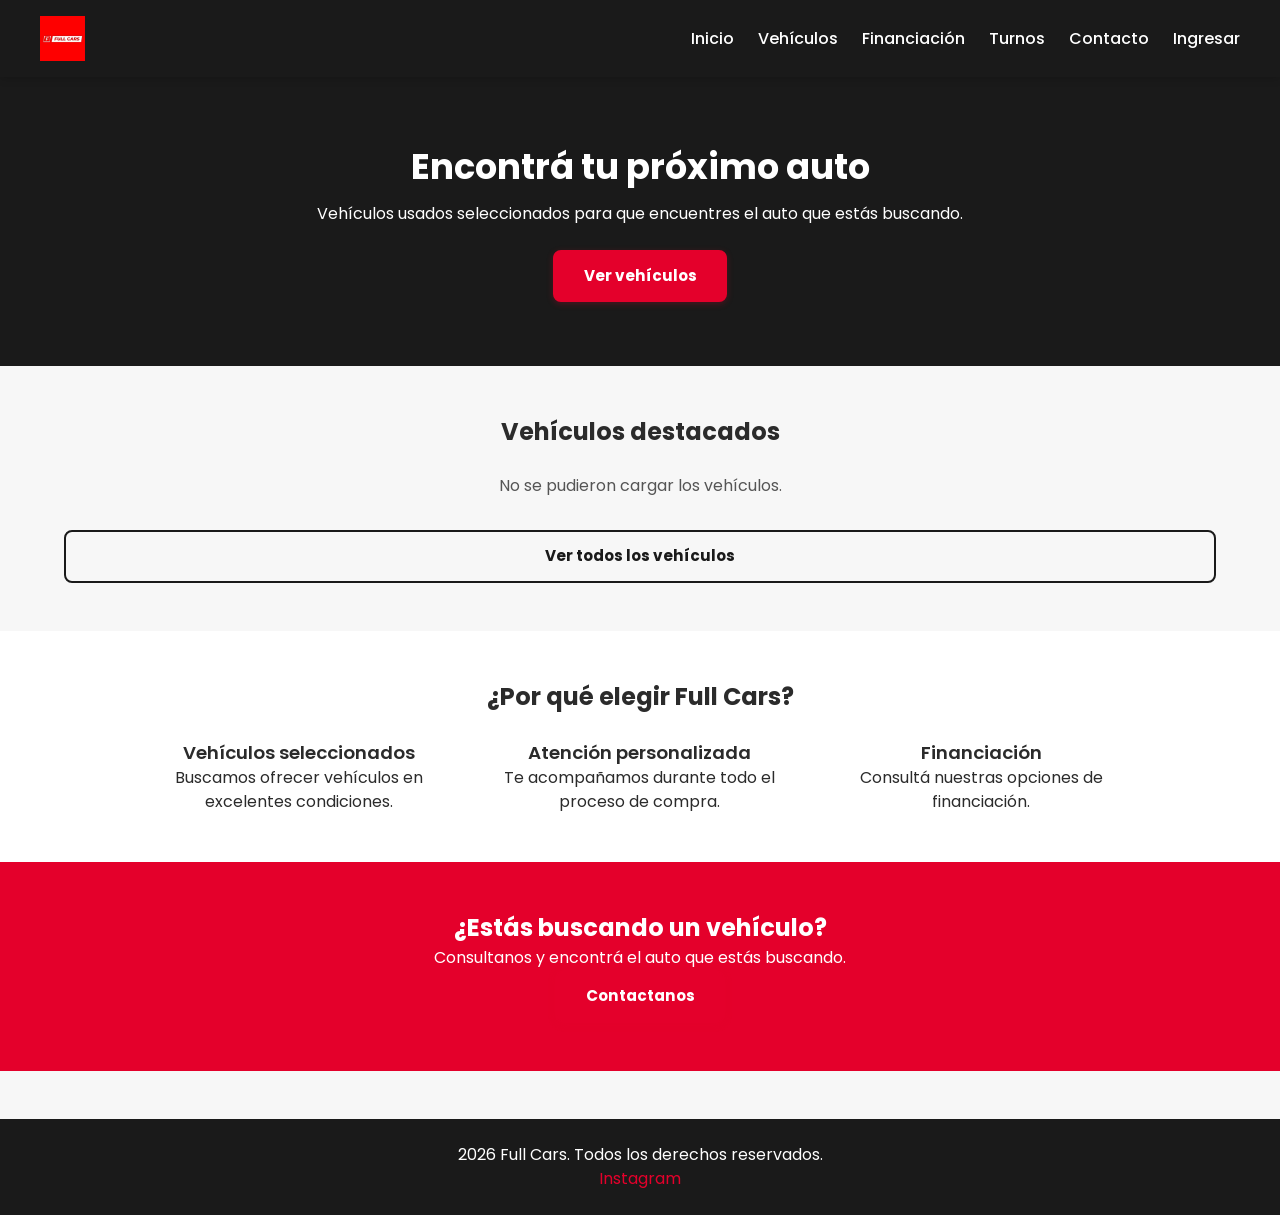
<file: index.html>
<!DOCTYPE html>
<html lang="es">

<head>
    <meta charset="UTF-8">
    <meta name="viewport" content="width=device-width, initial-scale=1.0">
    <title>Full Cars | Venta de vehículos</title>
    <link rel="stylesheet" href="css/style.css">
    <link rel="preconnect" href="https://fonts.googleapis.com">
    <link href="https://fonts.googleapis.com/css2?family=Poppins:wght@400;500;600;700&display=swap" rel="stylesheet">
</head>

<body class="pagina-inicio">

    <!-- NAVBAR -->
    <header>
        <nav>
            <a href="index.html">
                <img src="img/logo.jpg" alt="Full Cars">
            </a>

            <ul>
                <li><a href="index.html">Inicio</a></li>
                <li><a href="vehiculos.html">Vehículos</a></li>
                <li><a href="financiacion.html">Financiación</a></li>
                <li><a href="turnos.html">Turnos</a></li>
                <li><a href="contacto.html">Contacto</a></li>
                <li id="nav-sesion"><a href="login.html">Ingresar</a></li>
            </ul>
        </nav>
    </header>


    <!-- BANNER -->
    <main>

        <section class="banner">

            <div class="banner-content">

                <h1>Encontrá tu próximo auto</h1>

                <p>
                    Vehículos usados seleccionados para que encuentres
                    el auto que estás buscando.
                </p>

                <a href="vehiculos.html" class="btn">Ver vehículos</a>

            </div>

        </section>


        <!-- VEHÍCULOS DESTACADOS -->
        <section class="vehiculos-destacados">

            <h2>Vehículos destacados</h2>

            <!-- JavaScript (js/script.js) crea acá las vehiculo-card de los autos destacados -->
            <div class="vehiculos-container" id="lista-destacados"></div>

            <a href="vehiculos.html" class="btn btn-outline">Ver todos los vehículos</a>

        </section>


        <!-- POR QUÉ FULL CARS -->
        <section class="beneficios">

            <h2>¿Por qué elegir Full Cars?</h2>

            <div>

                <article>
                    <h3>Vehículos seleccionados</h3>
                    <p>
                        Buscamos ofrecer vehículos en excelentes condiciones.
                    </p>
                </article>

                <article>
                    <h3>Atención personalizada</h3>
                    <p>
                        Te acompañamos durante todo el proceso de compra.
                    </p>
                </article>

                <article>
                    <h3>Financiación</h3>
                    <p>
                        Consultá nuestras opciones de financiación.
                    </p>
                </article>

            </div>

        </section>


        <!-- CTA -->
        <section class="cta">

            <h2>¿Estás buscando un vehículo?</h2>

            <p>
                Consultanos y encontrá el auto que estás buscando.
            </p>

            <a href="contacto.html" class="btn">Contactanos</a>

        </section>

    </main>


    <!-- FOOTER -->
    <footer>

        <p>2026 Full Cars. Todos los derechos reservados.</p>

        <a href="https://www.instagram.com/fullcars.ok/" target="_blank">
            Instagram
        </a>

    </footer>

    <script src="js/script.js" defer></script>

    <script src="js/sesion.js" defer></script>

</body>

</html>
</file>
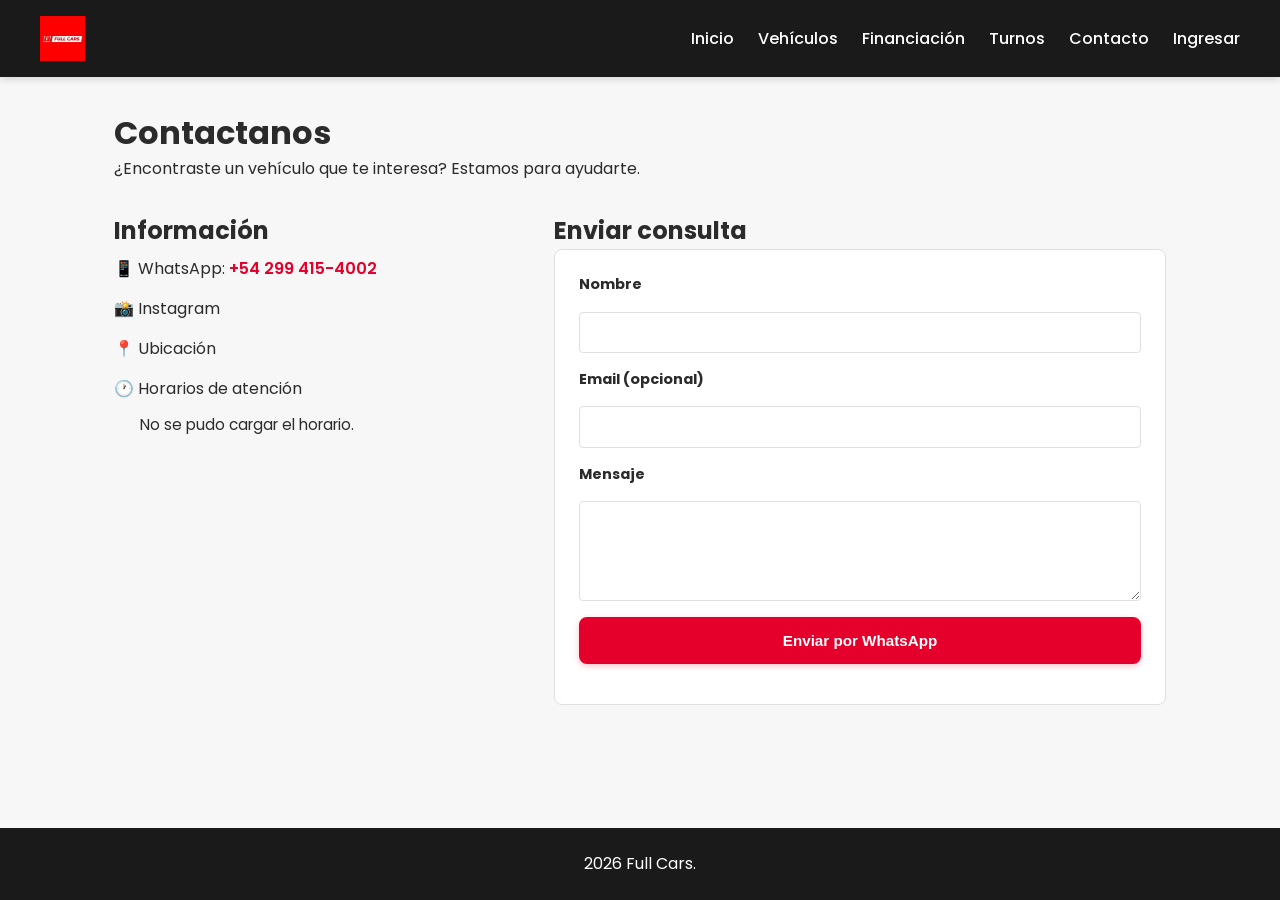
<file: contacto.html>
<!DOCTYPE html>
<html lang="es">

<head>

    <meta charset="UTF-8">
    <meta name="viewport" content="width=device-width, initial-scale=1.0">
    <title>Contacto | Full Cars</title>
    <link rel="stylesheet" href="css/style.css">
    <link rel="preconnect" href="https://fonts.googleapis.com">
    <link href="https://fonts.googleapis.com/css2?family=Poppins:wght@400;500;600;700&display=swap" rel="stylesheet">

</head>

<body class="pagina-contacto">

    <header>

        <nav>

            <a href="index.html">
                <img src="img/logo.jpg" alt="Full Cars">
            </a>
            <ul>
                <li><a href="index.html">Inicio</a></li>
                <li><a href="vehiculos.html">Vehículos</a></li>
                <li><a href="financiacion.html">Financiación</a></li>
                <li><a href="turnos.html">Turnos</a></li>
                <li><a href="contacto.html">Contacto</a></li>
                <li id="nav-sesion"><a href="login.html">Ingresar</a></li>
            </ul>
        </nav>

    </header>
    <main>

        <section class="contacto">

            <h1>Contactanos</h1>

            <p>
                ¿Encontraste un vehículo que te interesa?
                Estamos para ayudarte.
            </p>


            <div class="contacto-container">


                <!-- INFORMACIÓN -->
                <section>

                    <h2>Información</h2>

                    <p>
                        📱 WhatsApp:
                        <!-- wa.me necesita el número sin +, espacios ni guiones, y con 9 después del 54 -->
                        <a href="https://wa.me/5492994154002" target="_blank" rel="noopener" class="enlace-contacto">+54 299 415-4002</a>
                    </p>

                    <p>
                        📸 Instagram
                    </p>

                    <p>
                        📍 Ubicación
                    </p>

                    <p>
                        🕐 Horarios de atención
                    </p>

                    <!-- horario.js lo completa con el horario que carga el admin desde el panel -->
                    <ul class="lista-horario horario-contacto" id="horario-atencion">
                        <li>Cargando horario…</li>
                    </ul>

                </section>


                <!-- FORMULARIO -->
                <section>

                    <h2>Enviar consulta</h2>

                    <!-- contacto.js arma el mensaje y abre WhatsApp: no se guarda en la base -->
                    <form id="form-consulta">

                        <label for="nombre">
                            Nombre
                        </label>

                        <input type="text" id="nombre" name="nombre" required maxlength="100" autocomplete="name">


                        <label for="email">
                            Email (opcional)
                        </label>

                        <input type="email" id="email" name="email" maxlength="150" autocomplete="email">


                        <label for="mensaje">
                            Mensaje
                        </label>

                        <textarea id="mensaje" name="mensaje" required minlength="5" maxlength="2000"></textarea>

                        <button type="submit" class="btn">Enviar por WhatsApp</button>

                        <p class="mensaje" id="mensaje-consulta"></p>

                    </form>
                </section>
            </div>
        </section>
    </main>


    <footer>
        <p>2026 Full Cars.</p>
    </footer>

    <script src="js/sesion.js" defer></script>

    <script src="js/horario.js" defer></script>

    <!-- Va DESPUÉS de sesion.js porque usa su variable sesionUsuario -->
    <script src="js/contacto.js" defer></script>

</body>

</html>
</file>
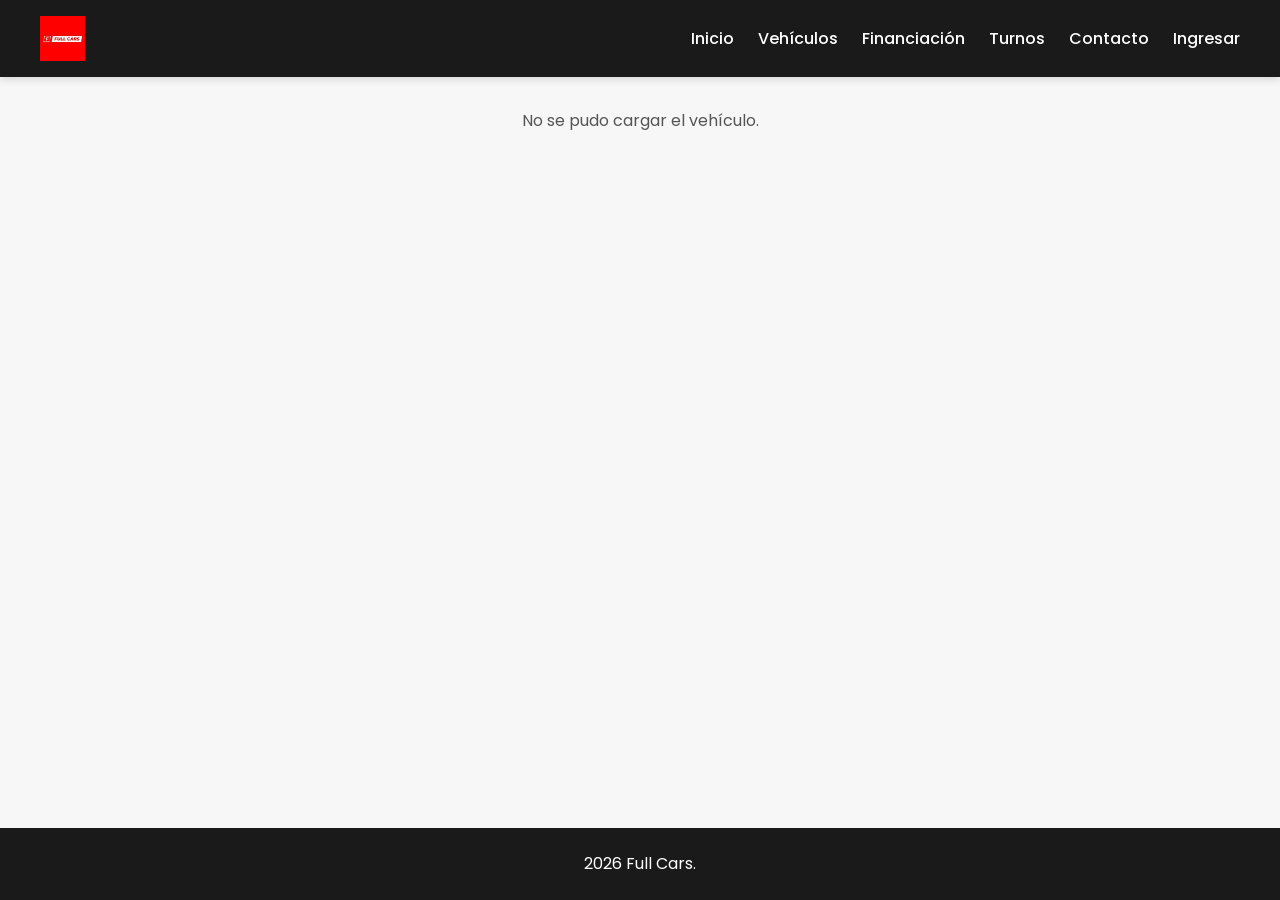
<file: detalles.html>
<!DOCTYPE html>
<html lang="es">

<head>
    <meta charset="UTF-8">
    <meta name="viewport" content="width=device-width, initial-scale=1.0">
    <title>Detalle del vehículo | Full Cars</title>
    <link rel="stylesheet" href="css/style.css">
    <link rel="preconnect" href="https://fonts.googleapis.com">
    <link href="https://fonts.googleapis.com/css2?family=Poppins:wght@400;500;600;700&display=swap" rel="stylesheet">

</head>

<body class="pagina-detalles">

    <!-- NAVBAR -->
    <header>

        <nav>
            <a href="index.html">
                <img src="img/logo.jpg" alt="Full Cars">
            </a>

            <ul>
                <li><a href="index.html">Inicio</a></li>
                <li><a href="vehiculos.html">Vehículos</a></li>
                <li><a href="financiacion.html">Financiación</a></li>
                <li><a href="turnos.html">Turnos</a></li>
                <li><a href="contacto.html">Contacto</a></li>
                <li id="nav-sesion"><a href="login.html">Ingresar</a></li>
            </ul>

        </nav>

    </header>
    <main>

        <!-- JavaScript (js/script.js) completa los elementos con id según el ?id= de la URL -->
        <section class="detalle-vehiculo" id="detalle-vehiculo">


            <!-- GALERÍA -->
            <section class="galeria">
                <img id="det-imagen" src="img/autoejemplo.jpg" alt="">

                <div class="miniaturas">
                    <img src="img/autoejemplo.jpg" alt="">
                    <img src="img/autoejemplo.jpg" alt="">
                    <img src="img/autoejemplo.jpg" alt="">

                </div>
            </section>


            <!-- INFORMACIÓN -->
            <section class="informacion-vehiculo">

                <span class="marca" id="det-marca"></span>

                <h1 id="det-modelo">Cargando vehículo…</h1>

                <h2 id="det-precio"></h2>


                <!-- CARACTERÍSTICAS -->
                <div class="caracteristicas">

                    <div>
                        <span>Año</span>
                        <strong id="det-anio">—</strong>
                    </div>

                    <div>
                        <span>Kilometraje</span>
                        <strong id="det-kilometraje">—</strong>
                    </div>

                    <div>
                        <span>Motor</span>
                        <strong id="det-motor">—</strong>
                    </div>

                    <div>
                        <span>Combustible</span>
                        <strong id="det-combustible">—</strong>
                    </div>

                    <div>
                        <span>Transmisión</span>
                        <strong id="det-transmision">—</strong>
                    </div>

                </div>


                <!-- DESCRIPCIÓN -->
                <div class="descripcion">

                    <h2>Descripción</h2>

                    <p id="det-descripcion"></p>

                </div>


                <!-- EQUIPAMIENTO (se oculta si el auto no tiene cargado ninguno) -->
                <div class="equipamiento" id="det-equipamiento-box">

                    <h2>Equipamiento</h2>

                    <ul id="det-equipamiento"></ul>

                </div>


                <!-- CONTACTO -->
                <div class="contactar">

                    <!-- script.js arma el enlace con el número y el nombre del auto -->
                    <a href="#" class="btn" id="det-whatsapp" target="_blank" rel="noopener">Consultar por WhatsApp</a>

                    <!-- script.js le agrega ?vehiculo=ID para que el auto quede elegido -->
                    <a href="turnos.html" class="btn btn-outline" id="det-turno">Sacar turno para verlo</a>

                    <a href="contacto.html" class="btn btn-outline">Contactar con Full Cars</a>

                </div>
            </section>
        </section>
    </main>

    <footer>

        <p>2026 Full Cars.</p>

    </footer>

    <script src="js/script.js" defer></script>

    <script src="js/sesion.js" defer></script>

</body>

</html>
</file>
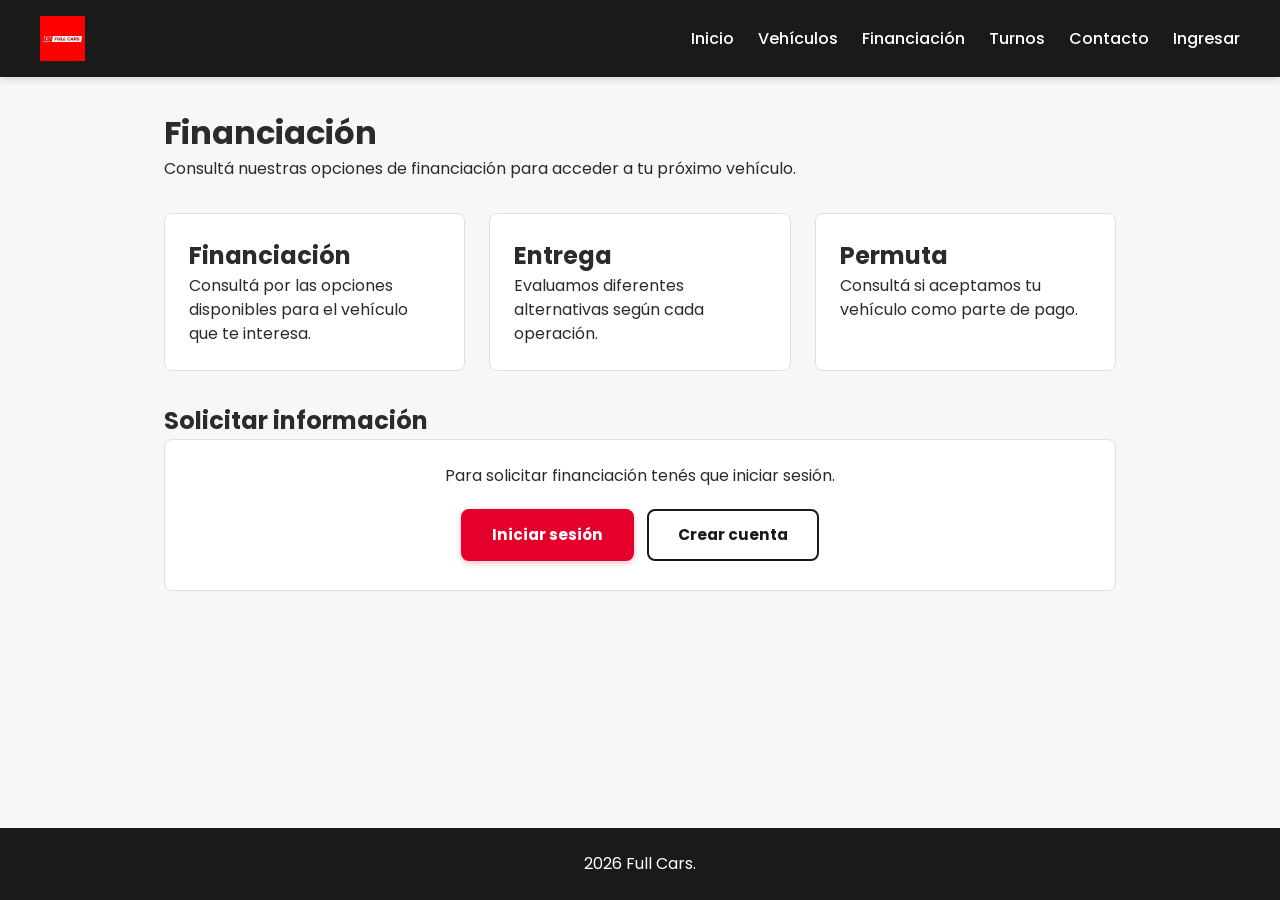
<file: financiacion.html>
<!DOCTYPE html>
<html lang="es">

<head>

    <meta charset="UTF-8">
    <meta name="viewport" content="width=device-width, initial-scale=1.0">
    <title>Financiación | Full Cars</title>
    <link rel="stylesheet" href="css/style.css">
    <link rel="preconnect" href="https://fonts.googleapis.com">
    <link href="https://fonts.googleapis.com/css2?family=Poppins:wght@400;500;600;700&display=swap" rel="stylesheet">

</head>

<body class="pagina-financiacion">
    <header>

        <nav>
            <a href="index.html">
                <img src="img/logo.jpg" alt="Full Cars">
            </a>
            <ul>
                <li><a href="index.html">Inicio</a></li>
                <li><a href="vehiculos.html">Vehículos</a></li>
                <li><a href="financiacion.html">Financiación</a></li>
                <li><a href="turnos.html">Turnos</a></li>
                <li><a href="contacto.html">Contacto</a></li>
                <li id="nav-sesion"><a href="login.html">Ingresar</a></li>
            </ul>
        </nav>

    </header>


    <main>

        <section class="financiacion">

            <h1>Financiación</h1>

            <p>
                Consultá nuestras opciones de financiación
                para acceder a tu próximo vehículo.
            </p>


            <div class="financiacion-opciones">

                <article>

                    <h2>Financiación</h2>

                    <p>
                        Consultá por las opciones disponibles
                        para el vehículo que te interesa.
                    </p>

                </article>


                <article>

                    <h2>Entrega</h2>

                    <p>
                        Evaluamos diferentes alternativas
                        según cada operación.
                    </p>

                </article>


                <article>

                    <h2>Permuta</h2>

                    <p>
                        Consultá si aceptamos tu vehículo
                        como parte de pago.
                    </p>

                </article>

            </div>


            <section class="formulario-financiacion">

                <h2>Solicitar información</h2>

                <!-- financiacion.js muestra el aviso (visitante) o el formulario (con sesión) -->
                <div class="aviso-sesion" id="aviso-sesion" hidden>
                    <p>Para solicitar financiación tenés que iniciar sesión.</p>
                    <a href="login.html?volver=financiacion.html" class="btn">Iniciar sesión</a>
                    <a href="registro.html?volver=financiacion.html" class="btn btn-outline">Crear cuenta</a>
                </div>

                <form id="form-financiacion" hidden>

                    <label for="nombre">
                        Nombre completo
                    </label>

                    <input type="text" id="nombre" name="nombre" required maxlength="100" autocomplete="name">


                    <label for="telefono">
                        Teléfono
                    </label>

                    <input type="tel" id="telefono" name="telefono" required maxlength="30" autocomplete="tel">


                    <label for="vehiculo">
                        Vehículo de interés
                    </label>

                    <!-- Las opciones las agrega financiacion.js con los autos publicados -->
                    <select id="vehiculo" name="vehiculo_id">
                        <option value="">Todavía no sé / ninguno en particular</option>
                    </select>


                    <label for="mensaje">
                        Mensaje
                    </label>

                    <textarea id="mensaje" name="mensaje" maxlength="1000"></textarea>


                    <button type="submit" class="btn">Solicitar información</button>

                    <p class="mensaje" id="mensaje-financiacion"></p>

                </form>
            </section>
        </section>
    </main>

    <footer>
        <p>2026 Full Cars.</p>
    </footer>

    <script src="js/sesion.js" defer></script>

    <!-- Va DESPUÉS de sesion.js porque usa su variable sesionUsuario -->
    <script src="js/financiacion.js" defer></script>

</body>

</html>
</file>
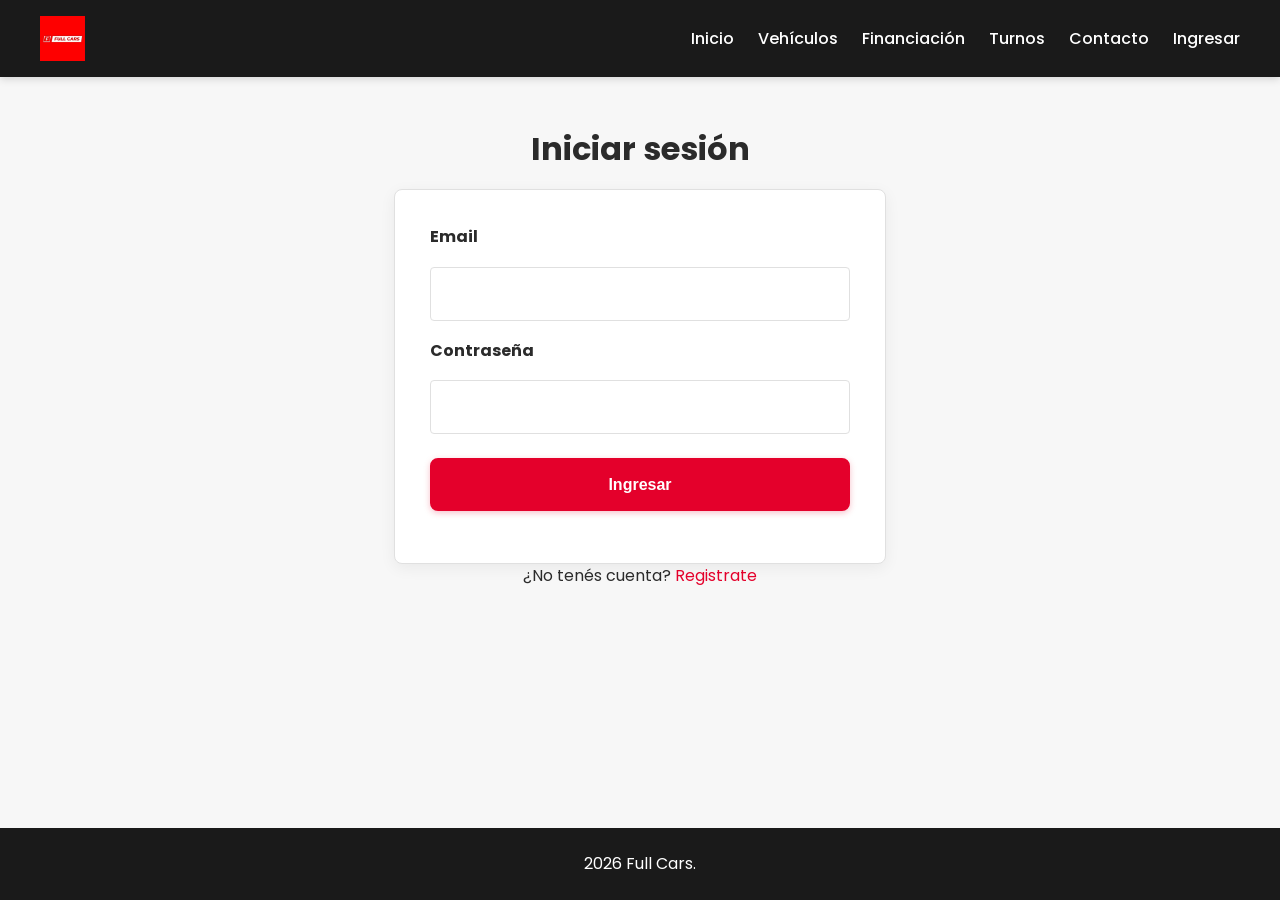
<file: login.html>
<!DOCTYPE html>
<html lang="es">

<head>
    <meta charset="UTF-8">
    <meta name="viewport" content="width=device-width, initial-scale=1.0">
    <title>Iniciar sesión | Full Cars</title>
    <link rel="stylesheet" href="css/style.css">
    <link rel="preconnect" href="https://fonts.googleapis.com">
    <link href="https://fonts.googleapis.com/css2?family=Poppins:wght@400;500;600;700&display=swap" rel="stylesheet">
</head>

<body>

    <!-- NAVBAR -->
    <header>
        <nav>
            <a href="index.html">
                <img src="img/logo.jpg" alt="Full Cars">
            </a>

            <ul>
                <li><a href="index.html">Inicio</a></li>
                <li><a href="vehiculos.html">Vehículos</a></li>
                <li><a href="financiacion.html">Financiación</a></li>
                <li><a href="turnos.html">Turnos</a></li>
                <li><a href="contacto.html">Contacto</a></li>
                <li id="nav-sesion"><a href="login.html">Ingresar</a></li>
            </ul>
        </nav>
    </header>

    <main class="acceso">

        <h1>Iniciar sesión</h1>

        <form id="form-login">

            <label for="email">Email</label>
            <input type="email" id="email" name="email" required autocomplete="email">

            <label for="password">Contraseña</label>
            <input type="password" id="password" name="password" required autocomplete="current-password">

            <button type="submit" class="btn">Ingresar</button>

            <p class="mensaje" id="mensaje"></p>

        </form>

        <p>¿No tenés cuenta? <a href="registro.html">Registrate</a></p>

    </main>

    <footer>
        <p>2026 Full Cars.</p>
    </footer>

    <script src="js/login.js" defer></script>

    <script src="js/sesion.js" defer></script>

</body>

</html>
</file>
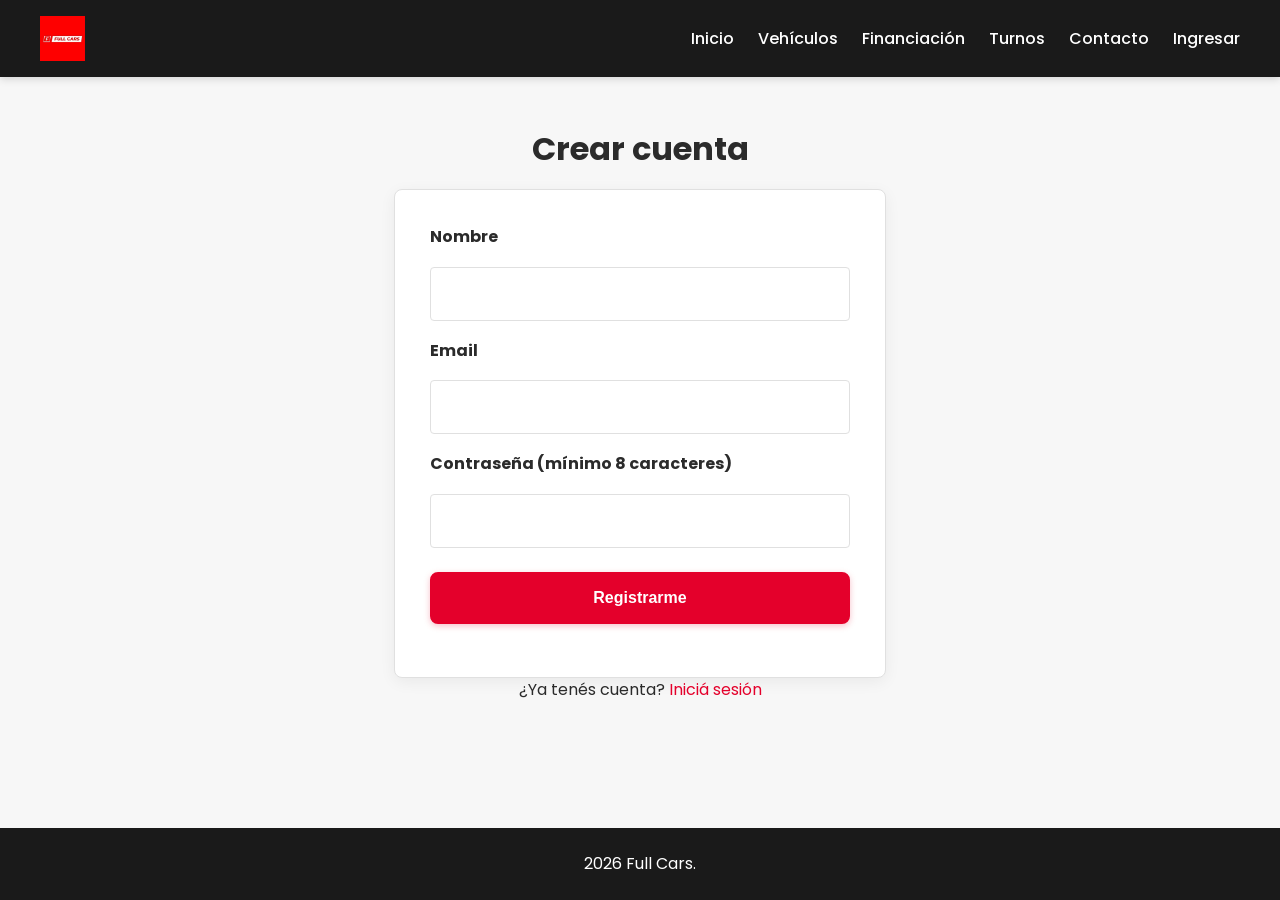
<file: registro.html>
<!DOCTYPE html>
<html lang="es">

<head>
    <meta charset="UTF-8">
    <meta name="viewport" content="width=device-width, initial-scale=1.0">
    <title>Crear cuenta | Full Cars</title>
    <link rel="stylesheet" href="css/style.css">
    <link rel="preconnect" href="https://fonts.googleapis.com">
    <link href="https://fonts.googleapis.com/css2?family=Poppins:wght@400;500;600;700&display=swap" rel="stylesheet">
</head>

<body>

    <!-- NAVBAR -->
    <header>
        <nav>
            <a href="index.html">
                <img src="img/logo.jpg" alt="Full Cars">
            </a>

            <ul>
                <li><a href="index.html">Inicio</a></li>
                <li><a href="vehiculos.html">Vehículos</a></li>
                <li><a href="financiacion.html">Financiación</a></li>
                <li><a href="turnos.html">Turnos</a></li>
                <li><a href="contacto.html">Contacto</a></li>
                <li id="nav-sesion"><a href="login.html">Ingresar</a></li>
            </ul>
        </nav>
    </header>

    <main class="acceso">

        <h1>Crear cuenta</h1>

        <form id="form-registro">

            <label for="nombre">Nombre</label>
            <input type="text" id="nombre" name="nombre" required autocomplete="name">

            <label for="email">Email</label>
            <input type="email" id="email" name="email" required autocomplete="email">

            <label for="password">Contraseña (mínimo 8 caracteres)</label>
            <input type="password" id="password" name="password" required minlength="8" autocomplete="new-password">

            <button type="submit" class="btn">Registrarme</button>

            <p class="mensaje" id="mensaje"></p>

        </form>

        <p>¿Ya tenés cuenta? <a href="login.html">Iniciá sesión</a></p>

    </main>

    <footer>
        <p>2026 Full Cars.</p>
    </footer>

    <script src="js/registro.js" defer></script>

    <script src="js/sesion.js" defer></script>

</body>

</html>
</file>
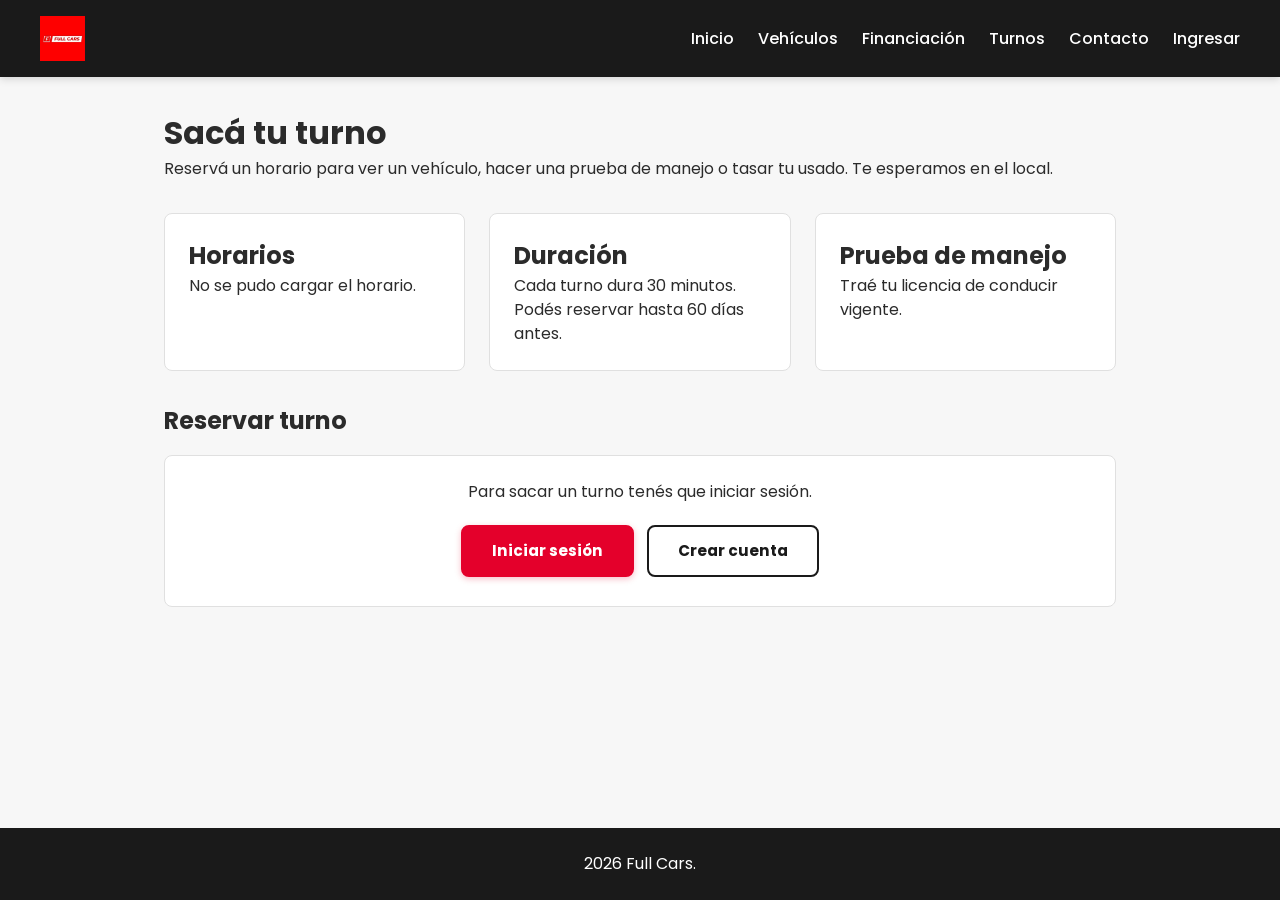
<file: turnos.html>
<!DOCTYPE html>
<html lang="es">

<head>
    <meta charset="UTF-8">
    <meta name="viewport" content="width=device-width, initial-scale=1.0">
    <title>Turnos | Full Cars</title>
    <link rel="stylesheet" href="css/style.css">
    <link rel="preconnect" href="https://fonts.googleapis.com">
    <link href="https://fonts.googleapis.com/css2?family=Poppins:wght@400;500;600;700&display=swap" rel="stylesheet">
</head>

<body class="pagina-turnos">

    <!-- NAVBAR -->
    <header>
        <nav>
            <a href="index.html">
                <img src="img/logo.jpg" alt="Full Cars">
            </a>

            <ul>
                <li><a href="index.html">Inicio</a></li>
                <li><a href="vehiculos.html">Vehículos</a></li>
                <li><a href="financiacion.html">Financiación</a></li>
                <li><a href="turnos.html">Turnos</a></li>
                <li><a href="contacto.html">Contacto</a></li>
                <li id="nav-sesion"><a href="login.html">Ingresar</a></li>
            </ul>
        </nav>
    </header>

    <main>

        <section class="turnos">

            <h1>Sacá tu turno</h1>

            <p>
                Reservá un horario para ver un vehículo, hacer una prueba de manejo
                o tasar tu usado. Te esperamos en el local.
            </p>

            <!-- INFORMACIÓN (pública) -->
            <div class="financiacion-opciones">

                <article>
                    <h2>Horarios</h2>
                    <!-- horario.js lo completa con el horario que carga el admin -->
                    <ul class="lista-horario" id="horario-atencion">
                        <li>Cargando horario…</li>
                    </ul>
                </article>

                <article>
                    <h2>Duración</h2>
                    <p>Cada turno dura 30 minutos. Podés reservar hasta 60 días antes.</p>
                </article>

                <article>
                    <h2>Prueba de manejo</h2>
                    <p>Traé tu licencia de conducir vigente.</p>
                </article>

            </div>

            <!-- RESERVA (pide sesión) -->
            <section class="formulario-financiacion">

                <h2>Reservar turno</h2>

                <!-- turnos.js muestra el aviso (visitante) o el formulario (con sesión) -->
                <div class="aviso-sesion" id="aviso-sesion" hidden>
                    <p>Para sacar un turno tenés que iniciar sesión.</p>
                    <a href="login.html?volver=turnos.html" class="btn" id="aviso-login">Iniciar sesión</a>
                    <a href="registro.html?volver=turnos.html" class="btn btn-outline" id="aviso-registro">Crear cuenta</a>
                </div>

                <form id="form-turno" class="form-grid" hidden>

                    <div class="campo">
                        <label for="motivo">Motivo *</label>
                        <select id="motivo" name="motivo" required>
                            <option value="Ver un vehículo">Ver un vehículo</option>
                            <option value="Prueba de manejo">Prueba de manejo</option>
                            <option value="Tasación de mi usado">Tasación de mi usado</option>
                            <option value="Consulta general">Consulta general</option>
                        </select>
                    </div>

                    <div class="campo">
                        <label for="vehiculo_id">Vehículo de interés</label>
                        <!-- Las opciones las agrega turnos.js con los autos de la base -->
                        <select id="vehiculo_id" name="vehiculo_id">
                            <option value="">Ninguno en particular</option>
                        </select>
                    </div>

                    <div class="campo">
                        <label for="fecha">Fecha *</label>
                        <input type="date" id="fecha" name="fecha" required>
                    </div>

                    <div class="campo">
                        <label for="hora">Horario *</label>
                        <!-- Se completa al elegir la fecha, solo con los horarios libres -->
                        <select id="hora" name="hora" required disabled>
                            <option value="">Primero elegí una fecha</option>
                        </select>
                    </div>

                    <div class="campo">
                        <label for="telefono">Teléfono *</label>
                        <input type="tel" id="telefono" name="telefono" required maxlength="30" autocomplete="tel">
                    </div>

                    <div class="campo campo-ancho">
                        <label for="comentario">Comentario</label>
                        <textarea id="comentario" name="comentario" maxlength="500"></textarea>
                    </div>

                    <div class="campo-ancho">
                        <button type="submit" class="btn">Reservar turno</button>
                        <p class="mensaje" id="mensaje-turno"></p>
                    </div>

                </form>
            </section>

            <!-- MIS TURNOS (solo con sesión) -->
            <section class="formulario-financiacion" id="mis-turnos" hidden>
                <h2>Tus próximos turnos</h2>
                <ul class="lista-turnos" id="lista-mis-turnos"></ul>
                <p class="mensaje" id="mensaje-mis-turnos"></p>
            </section>

        </section>
    </main>

    <footer>
        <p>2026 Full Cars.</p>
    </footer>

    <script src="js/sesion.js" defer></script>

    <script src="js/horario.js" defer></script>

    <!-- Va DESPUÉS de sesion.js porque usa su variable sesionUsuario -->
    <script src="js/turnos.js" defer></script>

</body>

</html>
</file>
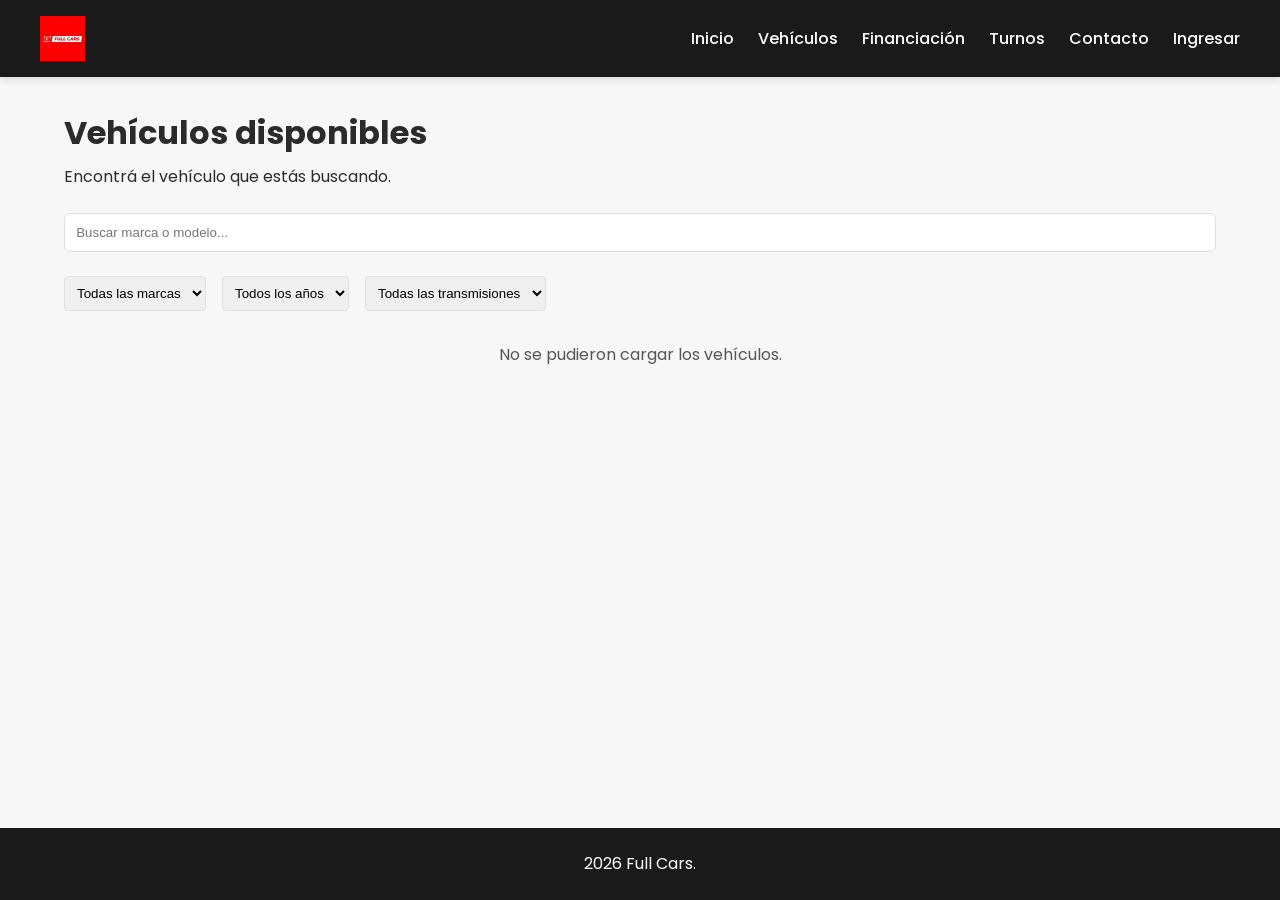
<file: vehiculos.html>
<!DOCTYPE html>
<html lang="es">

<head>

    <meta charset="UTF-8">
    <meta name="viewport" content="width=device-width, initial-scale=1.0">
    <title>Vehículos | Full Cars</title>
    <link rel="stylesheet" href="css/style.css">
    <link rel="preconnect" href="https://fonts.googleapis.com">
    <link href="https://fonts.googleapis.com/css2?family=Poppins:wght@400;500;600;700&display=swap" rel="stylesheet">

</head>

<body class="pagina-vehiculos">

    <!-- NAVBAR -->
    <header>
        <nav>
            <a href="index.html">
                <img src="img/logo.jpg" alt="Full Cars">
            </a>

            <ul>
                <li><a href="index.html">Inicio</a></li>
                <li><a href="vehiculos.html">Vehículos</a></li>
                <li><a href="financiacion.html">Financiación</a></li>
                <li><a href="turnos.html">Turnos</a></li>
                <li><a href="contacto.html">Contacto</a></li>
                <li id="nav-sesion"><a href="login.html">Ingresar</a></li>
            </ul>

        </nav>
    </header>


    <main>
        <section class="catalogo">

            <h1>Vehículos disponibles</h1>
            <p>
                Encontrá el vehículo que estás buscando.
            </p>

            <!-- BUSCADOR -->
            <section class="buscador">
                <input type="search" id="busqueda" placeholder="Buscar marca o modelo...">
            </section>


            <!-- FILTROS -->
            <section class="filtros">

                <!-- Las marcas y los años los completa JavaScript con los datos de la base -->
                <select id="marca">
                    <option value="">
                        Todas las marcas
                    </option>
                </select>

                <select id="anio">
                    <option value="">
                        Todos los años
                    </option>
                </select>

                <select id="transmision">

                    <option value="">
                        Todas las transmisiones
                    </option>

                    <option value="Manual">
                        Manual
                    </option>

                    <option value="Automático">
                        Automático
                    </option>

                </select>
            </section>


            <!-- LISTADO -->
            <!-- JavaScript (js/script.js) crea acá una vehiculo-card por cada auto de la base -->
            <section class="vehiculos-container" id="lista-vehiculos"></section>

            <!-- Aviso que JavaScript muestra cuando ningún auto coincide con los filtros -->
            <p class="mensaje" id="sin-resultados" hidden>
                No hay vehículos que coincidan con tu búsqueda.
            </p>
        </section>
    </main>


    <footer>
        <p>2026 Full Cars.</p>
    </footer>

    <script src="js/script.js" defer></script>

    <script src="js/sesion.js" defer></script>

</body>

</html>
</file>
<file: css/style.css>
/* ============================
   VARIABLES
   ============================ */
:root {
    --color-primario: #1a1a1a;
    --color-primario-oscuro: #000000;
    --color-acento: #e4002b;
    --color-acento-oscuro: #b8001f;
    --color-texto: #2b2b2b;
    --color-fondo: #f7f7f7;
    --color-borde: #e0e0e0;
    --font-base: "Poppins", "Segoe UI", Arial, sans-serif;
}

* {
    margin: 0;
    padding: 0;
    box-sizing: border-box;
}

/* El atributo hidden siempre oculta, aunque otra regla le ponga display: flex */
[hidden] {
    display: none !important;
}

html {
    height: 100%;
}

body {
    display: flex;
    flex-direction: column;
    min-height: 100vh;
    font-family: var(--font-base);
    color: var(--color-texto);
    background-color: var(--color-fondo);
    line-height: 1.5;
}

main {
    flex: 1;
}

a {
    text-decoration: none;
    color: inherit;
}

img {
    max-width: 100%;
    display: block;
}

ul {
    list-style: none;
}

h1 { font-size: 2rem; font-weight: 700; }
h2 { font-size: 1.5rem; font-weight: 700; }
h3 { font-size: 1.15rem; font-weight: 600; }

/* Botónes */
.btn {
    display: inline-block;
    background-color: var(--color-acento) !important;
    color: #fff !important;
    padding: 0.8rem 1.8rem;
    border: 2px solid var(--color-acento);
    border-radius: 8px;
    font-weight: bold;
    font-size: 0.95rem;
    text-align: center;
    cursor: pointer;
    box-shadow: 0 2px 6px rgba(228, 0, 43, 0.25);
    transition: background-color 0.2s ease, border-color 0.2s ease,
        transform 0.15s ease, box-shadow 0.2s ease;
}

.btn:hover {
    background-color: var(--color-acento-oscuro) !important;
    border-color: var(--color-acento-oscuro);
    color: #fff !important;
    transform: translateY(-2px);
    box-shadow: 0 4px 10px rgba(184, 0, 31, 0.35);
}

.btn:active {
    transform: translateY(0);
    box-shadow: 0 2px 4px rgba(184, 0, 31, 0.3);
}

.btn-outline {
    background-color: transparent !important;
    border-color: var(--color-primario);
    color: var(--color-primario) !important;
    box-shadow: none;
}

.btn-outline:hover {
    background-color: var(--color-primario) !important;
    border-color: var(--color-primario);
    color: #fff !important;
    box-shadow: 0 4px 10px rgba(26, 26, 26, 0.25);
}

/* ============================
   HEADER / NAV
   ============================ */
header {
    background-color: var(--color-primario);
    padding: 1rem 2rem;
    box-shadow: 0 2px 8px rgba(0, 0, 0, 0.15);
    position: sticky;
    top: 0;
    z-index: 100;
}


header nav {
    display: flex;
    justify-content: space-between;
    align-items: center;
    gap: 1rem;
    max-width: 1200px;
    margin: 0 auto;
}

header nav img {
    height: 45px;
}

header nav ul {
    display: flex;
    flex-wrap: wrap;            /* si los ítems no entran, bajan a otro renglón */
    justify-content: flex-end;
    align-items: center;
    gap: 0.5rem 1.5rem;         /* 0.5rem entre renglones, 1.5rem entre ítems */
}

header nav ul li a {
    color: #fff;
    font-weight: 500;
}

header nav ul li a:hover {
    color: var(--color-acento);
    border-bottom: 2px solid var(--color-acento);
    padding-bottom: 4px;
}

/* Ítem de sesión del menú (lo completa js/sesion.js) */
#nav-sesion {
    display: flex;
    align-items: center;
    gap: 0.8rem;
}

.nav-saludo {
    color: #fff;
    font-weight: 500;
    white-space: nowrap;
}

.nav-salir {
    background: none;
    border: 1px solid #fff;
    border-radius: 4px;
    color: #fff;
    font-family: inherit;
    font-size: 0.85rem;
    padding: 0.2rem 0.6rem;
    cursor: pointer;
}

.nav-salir:hover {
    background: var(--color-acento);
    border-color: var(--color-acento);
}

/* ============================
   FOOTER
   ============================ */
footer {
    background-color: var(--color-primario);
    color: #fff;
    text-align: center;
    padding: 1.5rem;
    margin-top: 3rem;
}

footer a {
    color: var(--color-acento);
}

/* ============================
   FORMULARIOS (compartido:
   contacto.html y financiacion.html)
   ============================ */
form {
    display: flex;
    flex-direction: column;
    gap: 1rem;
    background: #fff;
    padding: 1.5rem;
    border-radius: 8px;
    border: 1px solid var(--color-borde);
}

form label {
    font-weight: bold;
    font-size: 0.9rem;
}

form input,
form textarea {
    padding: 0.6rem;
    border: 1px solid var(--color-borde);
    border-radius: 4px;
    font-family: inherit;
}

form textarea {
    min-height: 100px;
    resize: vertical;
}

form input:focus,
form textarea:focus {
    outline: none;
    border-color: var(--color-acento);
    box-shadow: 0 0 0 3px rgba(228, 0, 43, 0.15);
}

/* ============================
   TARJETA DE VEHÍCULO (compartida:
   index.html y vehiculos.html)
   ============================ */
.vehiculo-card {
    background: #fff;
    border: 1px solid var(--color-borde);
    border-radius: 8px;
    overflow: hidden;
}

.vehiculo-card img {
    width: 100%;
    height: 180px;
    object-fit: cover;
}

.vehiculo-card {
    transition: transform 0.2s ease, box-shadow 0.2s ease;
}

.vehiculo-card:hover {
    transform: translateY(-4px);
    box-shadow: 0 8px 20px rgba(0, 0, 0, 0.1);
}

.vehiculo-info {
    padding: 1rem;
}

.vehiculo-info strong {
    display: block;
    color: var(--color-acento);
    font-size: 1.2rem;
    margin: 0.5rem 0;
}

.vehiculo-info a {
    display: block;
    text-align: center;
    margin-top: 0.8rem;
}

.vehiculo-card img {
    transition: transform 0.3s ease;
}

/* Avisos que muestra JavaScript: "Cargando…", lista vacía, errores */
.mensaje {
    grid-column: 1 / -1;
    text-align: center;
    color: #555;
}

/* ============================
   LOGIN, REGISTRO Y PANEL
   ============================ */
.acceso {
    width: 100%;          /* como body es flex, sin esto la caja se achica a su contenido */
    max-width: 540px;
    margin: 3rem auto;
    padding: 0 1.5rem;
}

/* Tarjeta más grande y cómoda: más espacio interno, campos y botón más altos */
.acceso form {
    padding: 2.2rem;
    gap: 1.1rem;
    box-shadow: 0 4px 16px rgba(0, 0, 0, 0.06);
}

.acceso form label {
    font-size: 1rem;
}

.acceso form input {
    padding: 0.85rem 1rem;
    font-size: 1rem;
}

.acceso form button {
    padding: 0.95rem;
    font-size: 1rem;
    margin-top: 0.4rem;
}

.acceso h1,
.acceso > p {
    text-align: center;
    margin-bottom: 1rem;
}

.acceso a {
    color: var(--color-acento);
}

.panel {
    width: 100%; /* sin esto, como body es flex, el panel se estira al ancho de la tabla */
    max-width: 1200px;
    margin: 2rem auto;
    padding: 0 1.5rem;
}

.panel-barra {
    display: flex;
    justify-content: space-between;
    align-items: center;
    flex-wrap: wrap;
    gap: 1rem;
    margin-bottom: 1.5rem;
}

/* Menú propio del panel */
.menu-panel a {
    display: inline-flex;
    align-items: center;
    gap: 0.4rem;
}

.menu-panel a.activo {
    color: var(--color-acento);
    border-bottom: 2px solid var(--color-acento);
    padding-bottom: 4px;
}

.menu-panel .menu-ver-sitio {
    font-size: 0.85rem;
    opacity: 0.8;
}

/* Número rojo al lado de "Turnos" o "Financiación": cuántos falta atender */
.contador {
    background: var(--color-acento);
    color: #fff;
    border-radius: 999px;
    min-width: 1.3rem;
    padding: 0 0.4rem;
    font-size: 0.75rem;
    line-height: 1.3rem;
    text-align: center;
}

.panel-ayuda {
    color: #666;
    margin-bottom: 1rem;
    max-width: 700px;
}

/* La tabla del horario tiene 4 columnas: no necesita el ancho mínimo de las otras */
.tabla.tabla-horario {
    min-width: 0;
}

#form-horario {
    max-width: 600px;
}

#form-horario input[type="checkbox"] {
    width: 1.1rem;
    height: 1.1rem;
}

.panel-seccion {
    margin-top: 2rem;
    scroll-margin-top: 100px; /* al hacer scroll hasta acá, que el menú fijo no tape el título */
}

.panel-seccion h2 {
    margin-bottom: 1rem;
}

.panel-seccion h2 span {
    color: var(--color-acento);
}

/* Formulario en grilla: los campos se acomodan en 1, 2 o 3 columnas según el ancho */
.form-grid {
    display: grid;
    grid-template-columns: repeat(auto-fit, minmax(220px, 1fr));
    gap: 1rem;
}

.campo {
    display: flex;
    flex-direction: column;
    gap: 0.3rem;
}

.campo-ancho {
    grid-column: 1 / -1; /* ocupa todas las columnas */
}

.campo-check {
    flex-direction: row;
    align-items: center;
    gap: 0.5rem;
}

form select {
    padding: 0.6rem;
    border: 1px solid var(--color-borde);
    border-radius: 4px;
    font-family: inherit;
    background: #fff;
}

/* Foto actual (al editar un vehículo) */
.foto-actual {
    display: flex;
    align-items: center;
    gap: 0.6rem;
    margin-top: 0.3rem;
}

.foto-actual img {
    width: 90px;
    height: 56px;
    object-fit: cover;
    border-radius: 4px;
}

.foto-actual small {
    color: #666;
}

#btn-cancelar-edicion {
    margin-left: 0.5rem;
}

/* Columna Estado (turnos y financiación): la etiqueta arriba y los botones
   abajo, en lugar de todo en un renglón; así la tabla entra sin deslizarla */
.celda-estado {
    min-width: 150px;
}

.celda-estado .btn-chico {
    display: block;          /* cada botón en su propio renglón, debajo de la etiqueta */
    margin-top: 0.4rem;
    white-space: nowrap;
}

/* Un poco menos de espacio interno en las tablas de 7-8 columnas, para que entren enteras */
#pestana-turnos .tabla td,
#pestana-turnos .tabla th,
#pestana-financiacion .tabla td,
#pestana-financiacion .tabla th {
    padding: 0.7rem 0.6rem;
}

/* Botones chicos de la columna Acciones */
.acciones {
    white-space: nowrap;
}

.acciones a {
    margin-right: 0.6rem;
}

.btn-chico {
    padding: 0.25rem 0.7rem;
    margin-right: 0.3rem;
    border: 1px solid var(--color-primario);
    border-radius: 4px;
    background: #fff;
    font-family: inherit;
    font-size: 0.85rem;
    cursor: pointer;
}

.btn-chico:hover {
    background: var(--color-primario);
    color: #fff;
}

.btn-peligro {
    border-color: var(--color-acento);
    color: var(--color-acento);
}

.btn-peligro:hover {
    background: var(--color-acento);
    color: #fff;
}

/* Estado de las solicitudes */
.estado {
    display: inline-block;
    padding: 0.15rem 0.6rem;
    margin-right: 0.5rem;
    border-radius: 999px;
    font-size: 0.8rem;
    font-weight: 600;
}

.estado-pendiente {
    background: #fff4d6;
    color: #8a5a00;
}

.estado-atendida,
.estado-confirmado {
    background: #e3f4e6;
    color: #1f6b2e;
}

.estado-cancelado {
    background: #fde3e6;
    color: #a3001c;
}

.fila-atendida td {
    color: #888;
}

/* Miniatura de la foto en la tabla de vehículos */
.tabla img {
    width: 80px;
    height: 50px;
    object-fit: cover;
    border-radius: 4px;
    display: block;
}

/* Tablas del panel */
.tabla-scroll {
    overflow-x: auto;
    background: #fff;
    border: 1px solid var(--color-borde);
    border-radius: 8px;
}

.tabla {
    width: 100%;
    min-width: 900px; /* más angosto que esto, se desliza de costado (tabla-scroll) */
    border-collapse: collapse;
    font-size: 0.9rem;
}

/* Fecha y teléfono en un solo renglón */
.tabla td:nth-child(1),
.tabla td:nth-child(4) {
    white-space: nowrap;
}

.tabla th,
.tabla td {
    padding: 0.7rem 0.9rem;
    text-align: left;
    vertical-align: top;
    border-bottom: 1px solid var(--color-borde);
}

.tabla th {
    background: var(--color-primario);
    color: #fff;
    white-space: nowrap;
}

.tabla tbody tr:last-child td {
    border-bottom: none;
}

.tabla td a {
    color: var(--color-acento);
}

.tabla + .mensaje,
.tabla-scroll + .mensaje {
    margin-top: 1rem;
}

.vehiculo-card:hover img {
    transform: scale(1.05);
}


/* ============================
   INDEX.HTML
   ============================ */
.banner {
    background-color: var(--color-primario);
    color: #fff;
    text-align: center;
    padding: 4rem 1.5rem;
}

.banner-content h1 {
    font-size: 2.2rem;
    margin-bottom: 0.5rem;
}

.banner-content p {
    margin-bottom: 1.5rem;
}

.vehiculos-destacados {
    padding: 3rem 1.5rem;
    max-width: 1200px;
    margin: 0 auto;
}

.vehiculos-destacados h2 {
    text-align: center;
    margin-bottom: 1.5rem;
}

.vehiculos-destacados .vehiculos-container {
    display: grid;
    grid-template-columns: repeat(auto-fill, minmax(260px, 1fr)); /* auto-fill: con pocos autos, las tarjetas no se estiran */
    gap: 1.5rem;
}

.vehiculos-destacados > a {
    display: block;
    text-align: center;
    margin-top: 2rem;
}

.beneficios {
    background: #fff;
    padding: 3rem 1.5rem;
    text-align: center;
}

.beneficios > div {
    display: grid;
    grid-template-columns: repeat(auto-fit, minmax(220px, 1fr));
    gap: 1.5rem;
    max-width: 1000px;
    margin: 1.5rem auto 0;
}

.cta {
    background-color: var(--color-acento);
    color: #fff;
    text-align: center;
    padding: 3rem 1.5rem;
}


/* ============================
   VEHICULOS.HTML
   ============================ */
.catalogo {
    max-width: 1200px;
    margin: 2rem auto;
    padding: 0 1.5rem;
}

.catalogo h1 {
    margin-bottom: 0.5rem;
}

.buscador {
    margin: 1.5rem 0;
}

.buscador input {
    width: 100%;
    padding: 0.7rem;
    border: 1px solid var(--color-borde);
    border-radius: 6px;
}

.filtros {
    display: flex;
    gap: 1rem;
    margin-bottom: 2rem;
    flex-wrap: wrap;
}

.filtros select {
    padding: 0.5rem;
    border-radius: 4px;
    border: 1px solid var(--color-borde);
}

.catalogo .vehiculos-container {
    display: grid;
    grid-template-columns: repeat(auto-fill, minmax(260px, 1fr)); /* auto-fill: con pocos autos, las tarjetas no se estiran */
    gap: 1.5rem;
}


/* ============================
   FINANCIACION.HTML
   ============================ */
.financiacion {
    max-width: 1000px;
    margin: 2rem auto;
    padding: 0 1.5rem;
}

.financiacion-opciones {
    display: grid;
    grid-template-columns: repeat(auto-fit, minmax(220px, 1fr));
    gap: 1.5rem;
    margin: 2rem 0;
}

.financiacion-opciones article {
    background: #fff;
    padding: 1.5rem;
    border-radius: 8px;
    border: 1px solid var(--color-borde);
}

.formulario-financiacion {
    margin-top: 2rem;
}

/* ============================
   TURNOS.HTML
   ============================ */
.turnos {
    max-width: 1000px;
    margin: 2rem auto;
    padding: 0 1.5rem;
}

.turnos .formulario-financiacion h2 {
    margin-bottom: 1rem;
}

.lista-turnos {
    list-style: none;
    display: grid;
    gap: 0.6rem;
}

.lista-turnos li {
    display: flex;
    flex-wrap: wrap;
    align-items: center;
    gap: 0.4rem 1rem;
    background: #fff;
    padding: 0.9rem 1.2rem;
    border: 1px solid var(--color-borde);
    border-radius: 8px;
}

.lista-turnos li strong::first-letter {
    text-transform: uppercase; /* "jueves" → "Jueves" */
}

.turno-cancelado {
    opacity: 0.6;
}

.lista-turnos li .btn-chico {
    margin-left: auto; /* el botón Cancelar va a la derecha */
}

.lista-horario {
    list-style: none;
    display: grid;
    gap: 0.2rem;
}

.enlace-contacto {
    color: var(--color-acento);
    font-weight: 600;
}

/* En Contacto, la lista va debajo de "🕐 Horarios de atención", con sangría */
.horario-contacto {
    margin: 0.3rem 0 0 1.6rem;
    font-size: 0.95rem;
}

/* Aviso para visitantes en lugar del formulario */
.aviso-sesion {
    background: #fff;
    padding: 1.5rem;
    border-radius: 8px;
    border: 1px solid var(--color-borde);
    text-align: center;
}

.aviso-sesion p {
    margin-bottom: 1rem;
}

.aviso-sesion .btn {
    margin: 0.3rem;
}


/* ============================
   CONTACTO.HTML
   ============================ */
.contacto {
    max-width: 1100px;
    margin: 2rem auto;
    padding: 0 1.5rem;
}

.contacto-container {
    display: grid;
    grid-template-columns: 1fr 1.5fr;
    gap: 2rem;
    margin-top: 2rem;
}

.contacto-container > section:first-child p {
    padding: 0.5rem 0;
}


/* ============================
   DETALLES.HTML
   ============================ */
.detalle-vehiculo {
    display: grid;
    grid-template-columns: 1.2fr 1fr;
    gap: 2rem;
    max-width: 1200px;
    margin: 2rem auto;
    padding: 0 1.5rem;
}

.galeria img {
    border-radius: 8px;
}

.miniaturas {
    display: flex;
    gap: 0.5rem;
    margin-top: 0.5rem;
}

.miniaturas img {
    width: 80px;
    height: 60px;
    object-fit: cover;
    border-radius: 4px;
    cursor: pointer;
}

.informacion-vehiculo .marca {
    color: var(--color-acento);
    font-weight: bold;
    text-transform: uppercase;
    font-size: 0.85rem;
}

.informacion-vehiculo h1 {
    margin: 0.3rem 0;
}

.informacion-vehiculo h2 {
    color: var(--color-primario);
    font-size: 1.6rem;
    margin-bottom: 1rem;
}

.caracteristicas {
    display: grid;
    grid-template-columns: repeat(3, 1fr);
    gap: 1rem;
    background: #fff;
    padding: 1rem;
    border-radius: 8px;
    margin-bottom: 1.5rem;
}

.caracteristicas div span {
    display: block;
    font-size: 0.8rem;
    color: #777;
}

.equipamiento ul li {
    padding: 0.3rem 0;
}

.equipamiento ul li::before {
    content: "✓ ";
    color: var(--color-acento);
}

.contactar {
    display: flex;
    flex-wrap: wrap; /* con 3 botones, si no entran, bajan al renglón siguiente */
    gap: 1rem;
    margin-top: 1.5rem;
}
</file>
